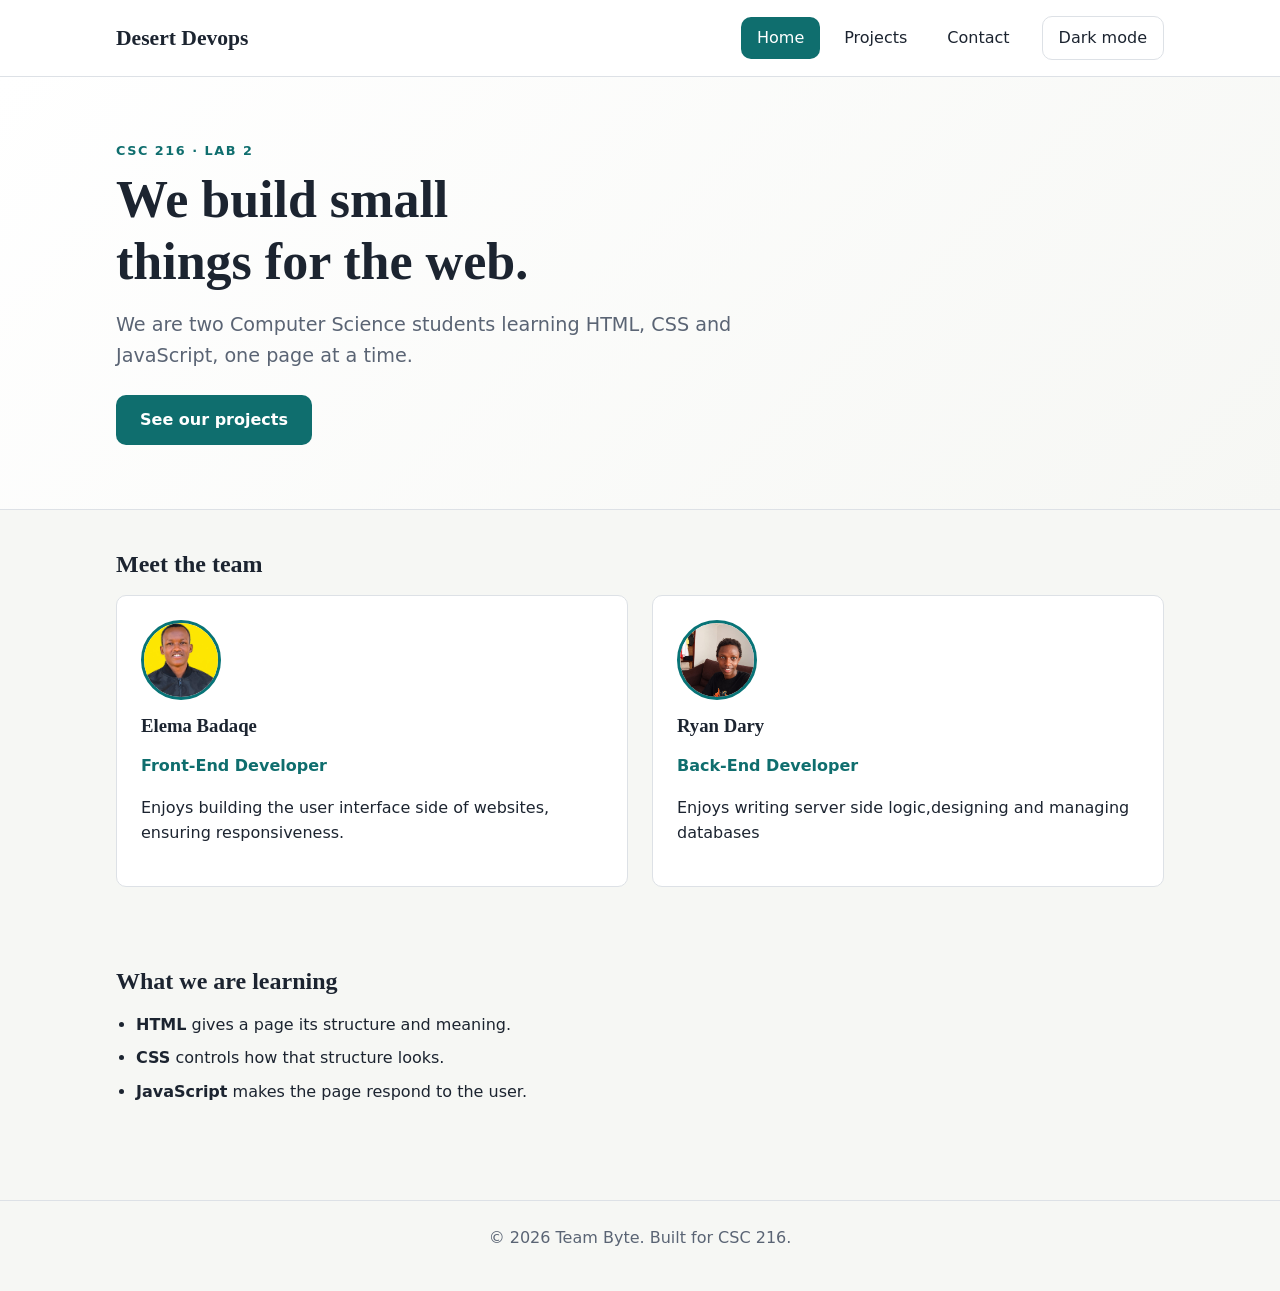
<file: team-website-main/index.html>
<!DOCTYPE html>
<html lang="en">
<head>
  <meta charset="UTF-8">
  <meta name="viewport" content="width=device-width, initial-scale=1.0">
  <meta name="description" content="Desert Devops: a CSC 216 web development pair.">
  <title>Home | Desert Devops</title>
  <link rel="stylesheet" href="css/styles.css">
  <script src="js/script.js" defer></script>
</head>
<body>
  <a class="skip-link" href="#main">Skip to main content</a>

  <header class="site-header">
    <div class="container header-inner">
      <a class="logo" href="index.html">Desert Devops</a>
      <button class="nav-toggle" type="button" aria-expanded="false" aria-controls="site-nav">Menu</button>
      <nav id="site-nav" class="site-nav" aria-label="Main">
        <ul>
          <li><a href="index.html" aria-current="page">Home</a></li>
          <li><a href="projects.html">Projects</a></li>
          <li><a href="contact.html">Contact</a></li>
        </ul>
      </nav>
      <button class="theme-toggle" type="button" aria-pressed="false">Dark mode</button>
    </div>
  </header>

  <main id="main">
    <section class="hero">
      <div class="container">
        <p class="eyebrow">CSC 216 · Lab 2</p>
        <h1>We build small things for the web.</h1>
        <p class="lead">We are two Computer Science students learning HTML, CSS and JavaScript, one page at a time.</p>
        <a class="button" href="projects.html">See our projects</a>
      </div>
    </section>

    <section class="container section" aria-labelledby="team-heading">
      <h2 id="team-heading">Meet the team</h2>
      <div class="team-grid">
        <article class="card">
          <img src="images/elema.jpg" alt="Elema Basque" class="profile-pic">
          <h3>Elema Badaqe</h3>
          <p class="role">Front-End Developer</p>
          <p>Enjoys building the user interface side of websites, ensuring responsiveness.</p>
        </article>
        <article class="card">
          <img src="images/ryan.jpg" alt="Ryan Dary" class="profile-pic">
          <h3>Ryan Dary</h3>
          <p class="role">Back-End Developer</p>
          <p>Enjoys writing server side logic,designing and managing databases</p>
        </article>
      </div>
    </section>

    <section class="container section" aria-labelledby="learning-heading">
      <h2 id="learning-heading">What we are learning</h2>
      <ul class="skill-list">
        <li><strong>HTML</strong> gives a page its structure and meaning.</li>
        <li><strong>CSS</strong> controls how that structure looks.</li>
        <li><strong>JavaScript</strong> makes the page respond to the user.</li>
      </ul>
    </section>
  </main>

  <footer class="site-footer">
    <div class="container">
      <p>© <span id="year">2026</span> Team Byte. Built for CSC 216.</p>
    </div>
  </footer>
</body>
</html>
</file>
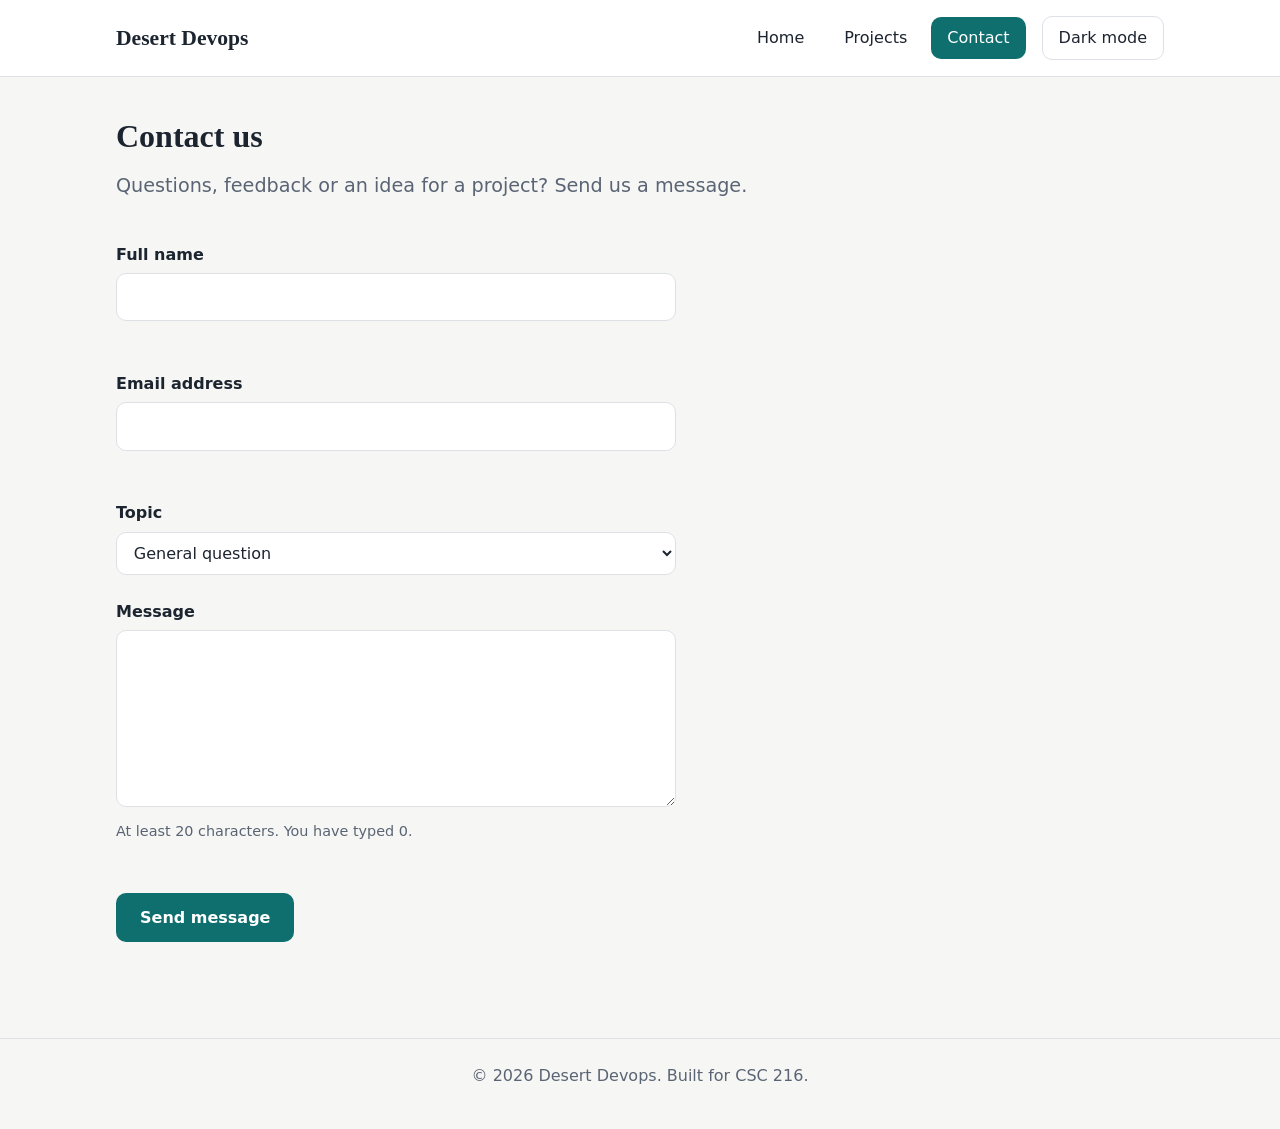
<file: team-website-main/contact.html>
<!DOCTYPE html>
<html lang="en">
<head>
  <meta charset="UTF-8">
  <meta name="viewport" content="width=device-width, initial-scale=1.0">
  <meta name="description" content="Send a message to Desert Devops.">
  <title>Contact | Desert Devops</title>
  <link rel="stylesheet" href="css/styles.css">
  <script src="js/script.js" defer></script>
</head>
<body>
  <a class="skip-link" href="#main">Skip to main content</a>

  <header class="site-header">
    <div class="container header-inner">
      <a class="logo" href="index.html">Desert Devops</a>
      <button class="nav-toggle" type="button" aria-expanded="false" aria-controls="site-nav">Menu</button>
      <nav id="site-nav" class="site-nav" aria-label="Main">
        <ul>
          <li><a href="index.html">Home</a></li>
          <li><a href="projects.html">Projects</a></li>
          <li><a href="contact.html" aria-current="page">Contact</a></li>
        </ul>
      </nav>
      <button class="theme-toggle" type="button" aria-pressed="false">Dark mode</button>
    </div>
  </header>

  <main id="main" class="container">
    <header class="page-header">
      <h1>Contact us</h1>
      <p class="lead">Questions, feedback or an idea for a project? Send us a message.</p>
    </header>

    <form id="contact-form" class="contact-form" novalidate>
      <div class="field">
        <label for="name">Full name</label>
        <input type="text" id="name" name="name" autocomplete="name" required aria-describedby="name-error">
        <p class="error" id="name-error"></p>
      </div>

      <div class="field">
        <label for="email">Email address</label>
        <input type="email" id="email" name="email" autocomplete="email" required aria-describedby="email-error">
        <p class="error" id="email-error"></p>
      </div>

      <div class="field">
        <label for="topic">Topic</label>
        <select id="topic" name="topic">
          <option value="general">General question</option>
          <option value="collaboration">Collaboration</option>
          <option value="feedback">Feedback on our site</option>
        </select>
      </div>

      <div class="field">
        <label for="message">Message</label>
        <textarea id="message" name="message" rows="6" required minlength="20" aria-describedby="message-hint message-error"></textarea>
        <p class="hint" id="message-hint">At least 20 characters. You have typed <span id="char-count">0</span>.</p>
        <p class="error" id="message-error"></p>
      </div>

      <button class="button" type="submit">Send message</button>
      <p id="form-status" class="form-status" role="status"></p>
    </form>
  </main>

  <footer class="site-footer">
    <div class="container">
      <p>© <span id="year">2026</span> Desert Devops. Built for CSC 216.</p>
    </div>
  </footer>
</body>
</html>
</file>
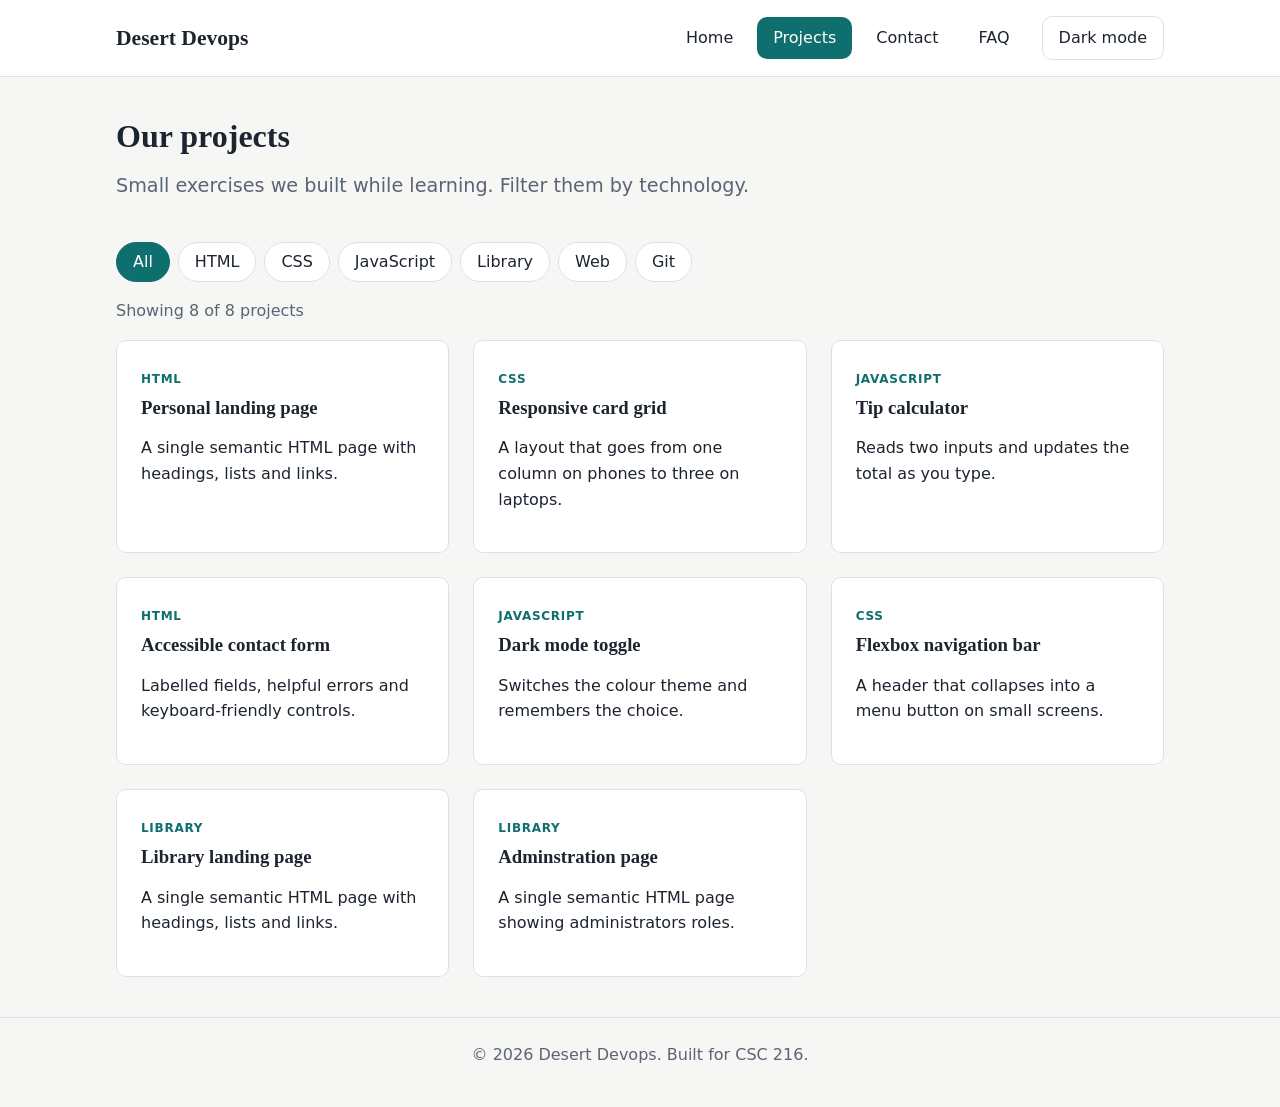
<file: team-website-main/projects.html>
<!DOCTYPE html>
<html lang="en">
<head>
  <meta charset="UTF-8">
  <meta name="viewport" content="width=device-width, initial-scale=1.0">
  <meta name="description" content="Projects built by Desert Devops while learning web development.">
  <title>Projects | Desert Devops</title>
  <link rel="stylesheet" href="css/styles.css">
  <script src="js/script.js" defer></script>
</head>
<body>
  <a class="skip-link" href="#main">Skip to main content</a>

  <header class="site-header">
    <div class="container header-inner">
      <a class="logo" href="index.html">Desert Devops</a>
      <button class="nav-toggle" type="button" aria-expanded="false" aria-controls="site-nav">Menu</button>
      <nav id="site-nav" class="site-nav" aria-label="Main">
        <ul> 
          <li><a href="index.html">Home</a></li>
          <li><a href="projects.html" aria-current="page">Projects</a></li>
          <li><a href="contact.html">Contact</a></li>
          <li><a href="faq.html">FAQ</a></li>
        </ul>
      </nav>
      <button class="theme-toggle" type="button" aria-pressed="false">Dark mode</button>
    </div>
  </header>

  <main id="main" class="container">
    <header class="page-header">
      <h1>Our projects</h1>
      <p class="lead">Small exercises we built while learning. Filter them by technology.</p>
    </header>

    <div class="filters" role="group" aria-label="Filter projects by technology">
      <button class="filter-btn" type="button" data-filter="all" aria-pressed="true">All</button>
      <button class="filter-btn" type="button" data-filter="html" aria-pressed="false">HTML</button>
      <button class="filter-btn" type="button" data-filter="css" aria-pressed="false">CSS</button>
      <button class="filter-btn" type="button" data-filter="js" aria-pressed="false">JavaScript</button>
      <button class="filter-btn" type="button" data-filter="lib" aria-pressed="false">Library</button>
      <button class="filter-btn" type="button" data-filter="web" aria-pressed="false">Web</button>
      <button class="filter-btn" type="button" data-filter="git" aria-pressed="false">Git</button>
    </div>

    <p id="project-count" class="project-count" aria-live="polite"></p>
    <div id="project-list" class="project-grid"></div>

    <noscript>
      <p>Turn on JavaScript to see the project list.</p>
    </noscript>
  </main>

  <footer class="site-footer">
    <div class="container">
      <p>© <span id="year">2026</span> Desert Devops. Built for CSC 216.</p>
    </div>
  </footer>
</body>
</html>
</file>
<file: team-website-main/css/styles.css>
/* =====================================================
   Team website stylesheet (CSC 216, Lab 2)
   One file styles every page on the site.
   ===================================================== */

/* ---------- 1. Design tokens ---------- */
:root {
  --color-bg: #f6f7f4;
  --color-surface: #ffffff;
  --color-text: #1c2430;
  --color-muted: #5a6474;
  --color-primary: #0f6e6e;
  --color-primary-dark: #0a5050;
  --color-on-primary: #ffffff;
  --color-border: #dde1e6;
  --color-error: #b3261e;
  --color-success: #1e7b3a;

  --font-body: system-ui, -apple-system, "Segoe UI", Roboto, Arial, sans-serif;
  --font-heading: Georgia, "Times New Roman", serif;

  --space-1: 0.5rem;
  --space-2: 1rem;
  --space-3: 1.5rem;
  --space-4: 2.5rem;
  --space-5: 4rem;

  --radius: 10px;
  --max-width: 1080px;
}

body.dark {
  --color-bg: #11161d;
  --color-surface: #1a212b;
  --color-text: #e7ebf0;
  --color-muted: #a2abb9;
  --color-primary: #4fc1c1;
  --color-primary-dark: #83d8d8;
  --color-on-primary: #0b1f1f;
  --color-border: #2b3340;
  --color-error: #ff8a80;
  --color-success: #7ddc97;
  color-scheme: dark;
}
/* ---------- 2. Base and reset ---------- */
*,
*::before,
*::after {
  box-sizing: border-box;
}

body {
  margin: 0;
  font-family: var(--font-body);
  font-size: 1rem;
  line-height: 1.6;
  color: var(--color-text);
  background-color: var(--color-bg);
  transition: background-color 0.3s ease, color 0.3s ease;
}

h1,
h2,
h3 {
  font-family: var(--font-heading);
  line-height: 1.2;
  margin: 0 0 var(--space-2);
}

p {
  margin: 0 0 var(--space-2);
}

a {
  color: var(--color-primary);
}

a:hover {
  color: var(--color-primary-dark);
}

img {
  max-width: 100%;
  display: block;
}

:focus-visible {
  outline: 3px solid var(--color-primary);
  outline-offset: 3px;
}
/* ---------- 3. Layout helpers ---------- */
.container {
  width: 100%;
  max-width: var(--max-width);
  margin-inline: auto;
  padding-inline: var(--space-2);
}

.section {
  padding-block: var(--space-4);
}

.skip-link {
  position: absolute;
  top: -4rem;
  left: var(--space-2);
  z-index: 100;
  padding: var(--space-1) var(--space-2);
  border-radius: var(--radius);
  background-color: var(--color-primary);
  color: var(--color-on-primary);
}

.skip-link:focus {
  top: var(--space-2);
}
/* ---------- 4. Header and navigation ---------- */
.site-header {
  position: sticky;
  top: 0;
  z-index: 10;
  background-color: var(--color-surface);
  border-bottom: 1px solid var(--color-border);
}

.header-inner {
  display: flex;
  flex-wrap: wrap;
  align-items: center;
  gap: var(--space-2);
  padding-block: var(--space-2);
}

.logo {
  margin-right: auto;
  font-family: var(--font-heading);
  font-size: 1.35rem;
  font-weight: 700;
  color: var(--color-text);
  text-decoration: none;
}

.site-nav ul {
  display: flex;
  gap: var(--space-1);
  margin: 0;
  padding: 0;
  list-style: none;
}

.site-nav a {
  display: block;
  padding: var(--space-1) var(--space-2);
  border-radius: var(--radius);
  color: var(--color-text);
  font-weight: 500;
  text-decoration: none;
}

.site-nav a:hover {
  background-color: var(--color-bg);
}

.site-nav a[aria-current="page"] {
  background-color: var(--color-primary);
  color: var(--color-on-primary);
}

.nav-toggle,
.theme-toggle {
  padding: var(--space-1) var(--space-2);
  border: 1px solid var(--color-border);
  border-radius: var(--radius);
  background-color: transparent;
  color: var(--color-text);
  font: inherit;
  cursor: pointer;
}

.theme-toggle[aria-pressed="true"] {
  border-color: var(--color-primary);
  color: var(--color-primary);
}

.nav-toggle {
  display: none;
}
/* ---------- 5. Buttons and hero ---------- */
.button {
  display: inline-block;
  padding: 0.75rem 1.5rem;
  border: none;
  border-radius: var(--radius);
  background-color: var(--color-primary);
  color: var(--color-on-primary);
  font: inherit;
  font-weight: 600;
  text-decoration: none;
  cursor: pointer;
  transition: background-color 0.2s ease, transform 0.2s ease;
}

.button:hover {
  background-color: var(--color-primary-dark);
  color: var(--color-on-primary);
  transform: translateY(-2px);
}

.hero {
  padding-block: var(--space-5);
  background: linear-gradient(135deg, var(--color-surface), var(--color-bg));
  border-bottom: 1px solid var(--color-border);
}

.hero h1 {
  max-width: 18ch;
  font-size: clamp(2rem, 5vw, 3.25rem);
}

.eyebrow {
  margin-bottom: var(--space-1);
  color: var(--color-primary);
  font-size: 0.8rem;
  font-weight: 700;
  letter-spacing: 0.12em;
  text-transform: uppercase;
}

.lead {
  max-width: 55ch;
  margin-bottom: var(--space-3);
  color: var(--color-muted);
  font-size: 1.2rem;
}

.page-header {
  padding-block: var(--space-4) var(--space-2);
}
/* ---------- 6. Cards and grids ---------- */
.team-grid,
.project-grid {
  display: grid;
  grid-template-columns: repeat(auto-fit, minmax(260px, 1fr));
  gap: var(--space-3);
}

.card {
  padding: var(--space-3);
  border: 1px solid var(--color-border);
  border-radius: var(--radius);
  background-color: var(--color-surface);
}

.avatar {
  display: grid;
  place-items: center;
  width: 64px;
  height: 64px;
  margin-bottom: var(--space-2);
  border-radius: 50%;
  background-color: var(--color-primary);
  color: var(--color-on-primary);
  font-size: 1.25rem;
  font-weight: 700;
}

.role {
  color: var(--color-primary);
  font-weight: 600;
}

.skill-list {
  padding-left: 1.25rem;
}

.skill-list li {
  margin-bottom: var(--space-1);
}
/* ---------- 7. Projects page ---------- */
.filters {
  display: flex;
  flex-wrap: wrap;
  gap: var(--space-1);
  margin-bottom: var(--space-2);
}

.filter-btn {
  padding: 0.4rem 1rem;
  border: 1px solid var(--color-border);
  border-radius: 999px;
  background-color: var(--color-surface);
  color: var(--color-text);
  font: inherit;
  cursor: pointer;
}

.filter-btn[aria-pressed="true"] {
  border-color: var(--color-primary);
  background-color: var(--color-primary);
  color: var(--color-on-primary);
}

.project-count {
  color: var(--color-muted);
}

.tag {
  display: inline-block;
  margin-bottom: var(--space-1);
  color: var(--color-primary);
  font-size: 0.75rem;
  font-weight: 700;
  letter-spacing: 0.06em;
  text-transform: uppercase;
}

/* ---------- 8. Contact form ---------- */
.contact-form {
  max-width: 560px;
  padding-bottom: var(--space-4);
}

.field {
  margin-bottom: var(--space-3);
}

label {
  display: block;
  margin-bottom: 0.35rem;
  font-weight: 600;
}

input,
select,
textarea {
  width: 100%;
  padding: 0.65rem 0.8rem;
  border: 1px solid var(--color-border);
  border-radius: var(--radius);
  background-color: var(--color-surface);
  color: var(--color-text);
  font: inherit;
}

input:focus,
select:focus,
textarea:focus {
  border-color: var(--color-primary);
}

input[aria-invalid="true"],
textarea[aria-invalid="true"] {
  border-color: var(--color-error);
}

.hint,
.error {
  margin: 0.35rem 0 0;
  font-size: 0.9rem;
}

.hint {
  color: var(--color-muted);
}

.error {
  min-height: 1.4em;
  color: var(--color-error);
}

.form-status {
  margin-top: var(--space-2);
  color: var(--color-success);
  font-weight: 600;
}
/* ---------- 9. Footer ---------- */
.site-footer {
  margin-top: var(--space-4);
  padding-block: var(--space-3);
  border-top: 1px solid var(--color-border);
  color: var(--color-muted);
  text-align: center;
}

/* ---------- 10. Small screens ---------- */
@media (max-width: 700px) {
  .nav-toggle {
    display: inline-block;
  }

  .site-nav {
    display: none;
    order: 3;
    width: 100%;
  }

  .site-nav.open {
    display: block;
  }

  .site-nav ul {
    flex-direction: column;
  }

  .section {
    padding-block: var(--space-3);
  }
}

/* ---------- 11. Respect reduced-motion preferences ---------- */
@media (prefers-reduced-motion: reduce) {
  *,
  *::before,
  *::after {
    transition: none !important;
  }
}
/* Team profile pictures */
.profile-pic {
    width: 80px;
    height: 80px;
    border-radius: 50%;
    object-fit: cover;
    display: block;
    margin-bottom: 15px;
    border: 3px solid #087477;
}
</file>
